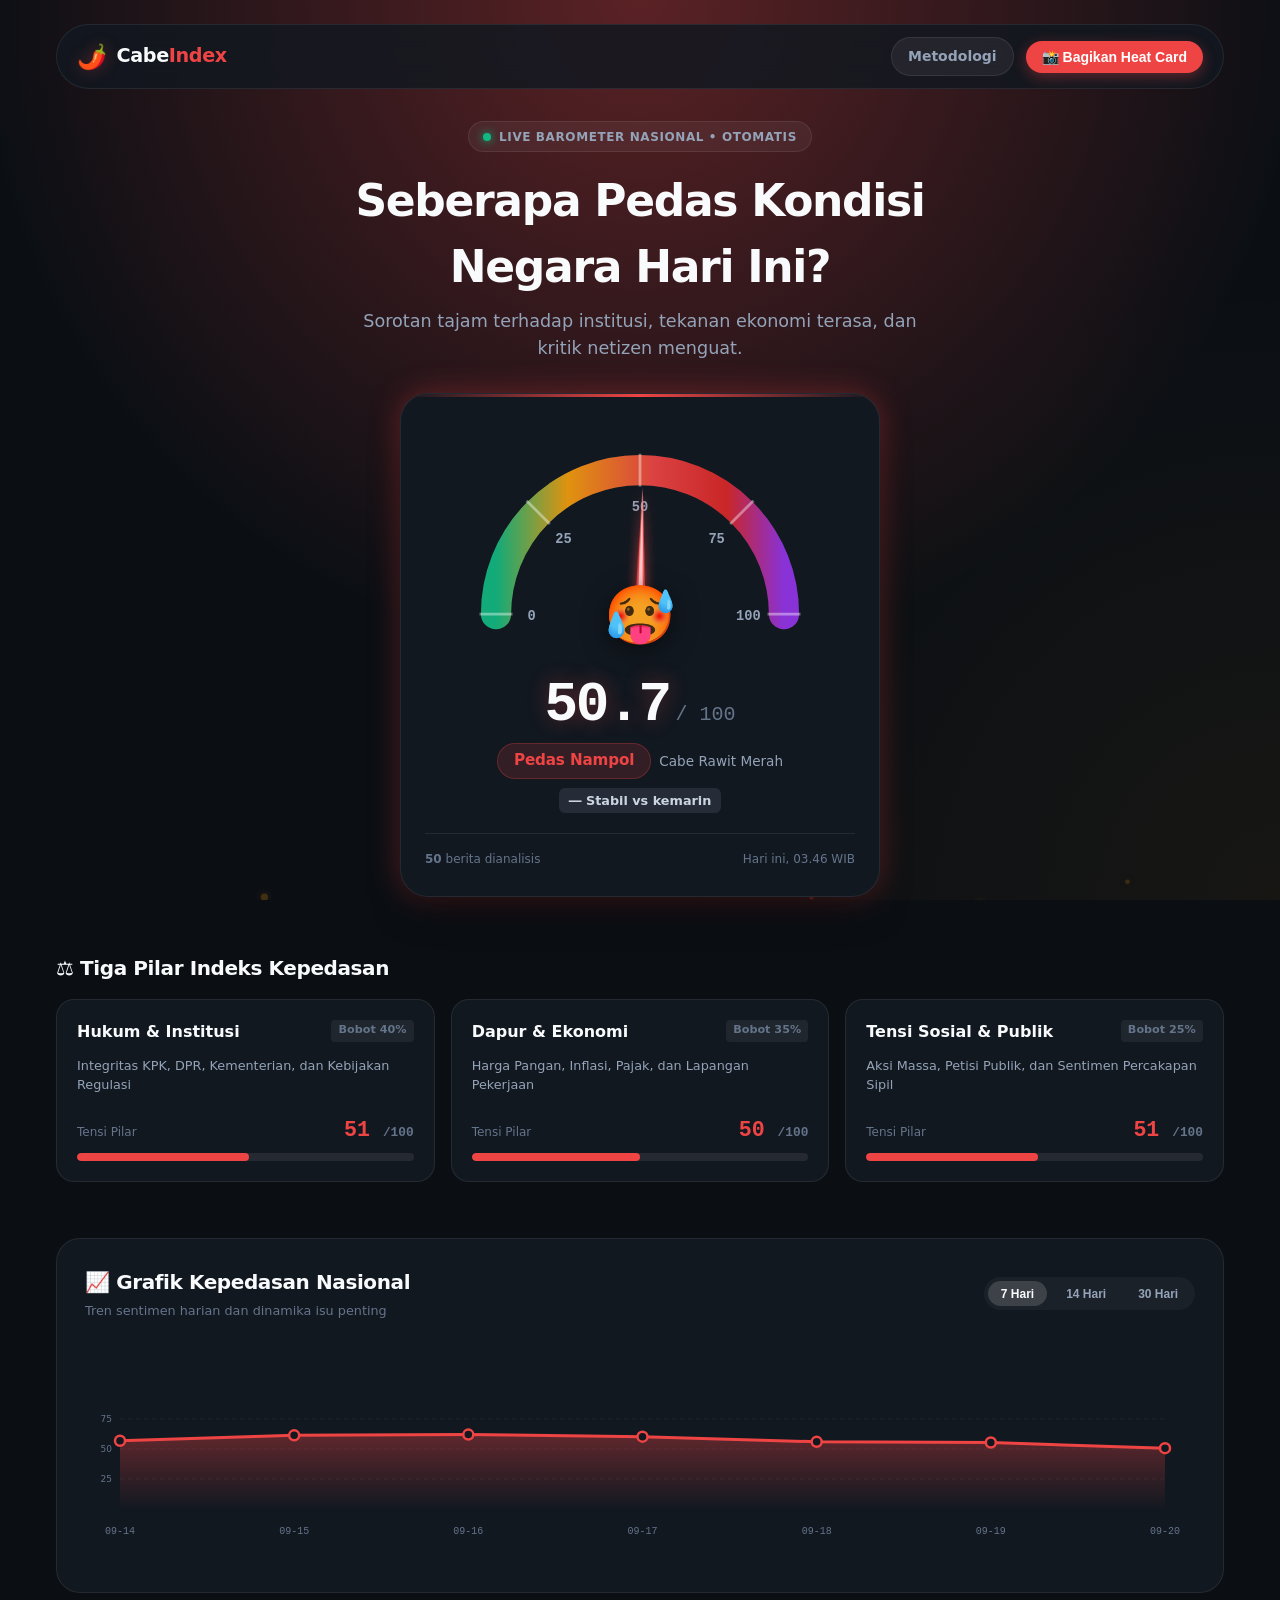
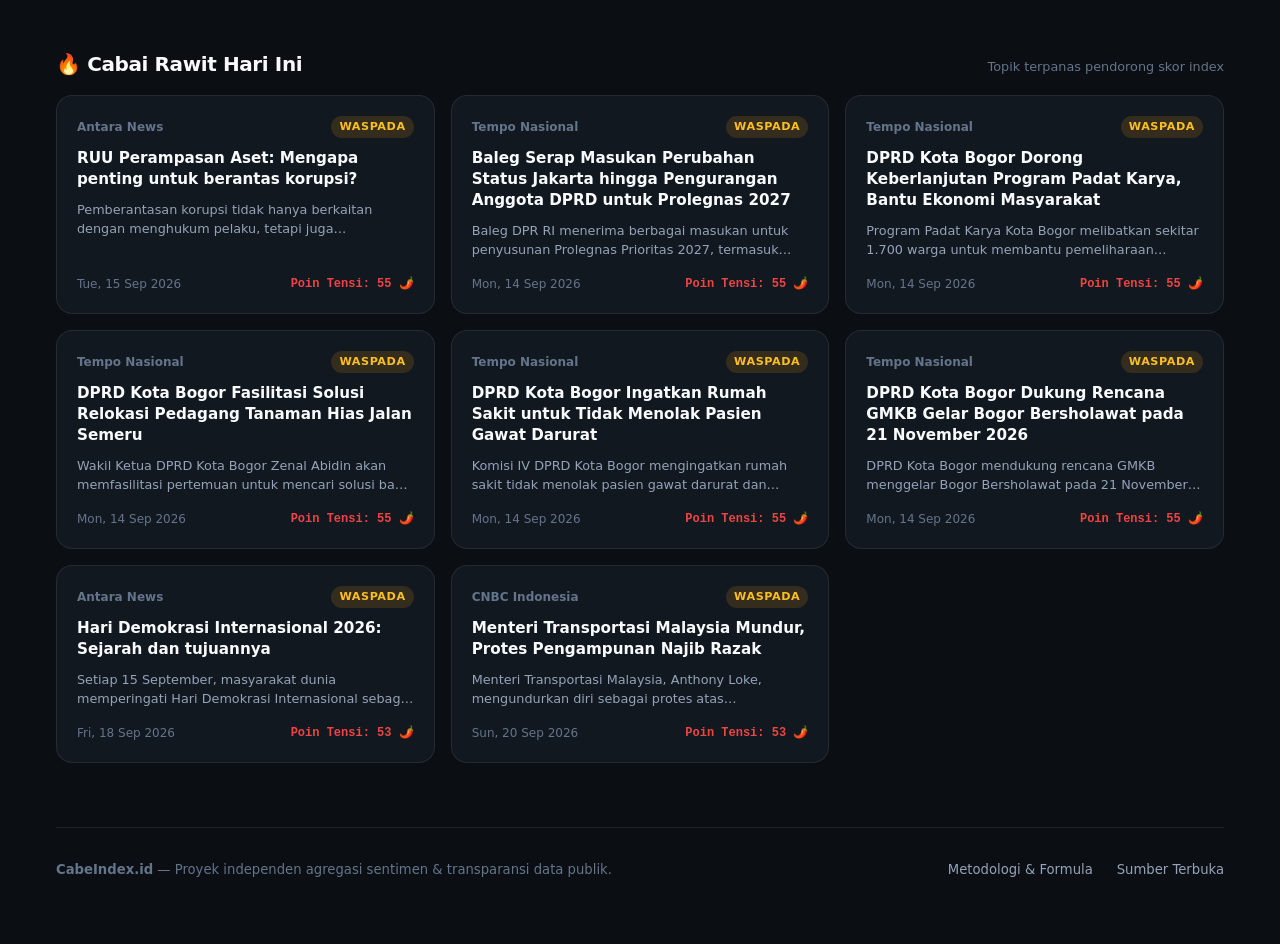
<file: index.html>
<!DOCTYPE html>
<html lang="id">
<head>
  <meta charset="UTF-8">
  <meta name="viewport" content="width=device-width, initial-scale=1.0">
  <title>CabeIndex — Barometer Tensi Politik & Kepercayaan Publik Indonesia</title>
  <meta name="description" content="Kondisi terkini sentimen politik dan public trust Indonesia yang dihitung otomatis dari arus berita nasional, divisualisasikan dalam skala kepedasan Scoville.">
  <link rel="icon" href="data:image/svg+xml,<svg xmlns=%22http://www.w3.org/2000/svg%22 viewBox=%220 0 100 100%22><text y=%22.9em%22 font-size=%2290%22>🌶️</text></svg>">
  <link rel="stylesheet" href="style.css">
</head>
<body>

  <!-- Ambient Particle Canvas for Heat & Embers -->
  <canvas id="particle-canvas"></canvas>

  <div class="app-wrapper">
    
    <!-- Top Navigation Bar -->
    <nav class="navbar">
      <a href="index.html" class="brand">
        <span class="brand-icon">🌶️</span>
        <span class="brand-title">Cabe<span>Index</span></span>
      </a>
      <div class="nav-actions">
        <a href="methodology.html" class="btn-secondary">Metodologi</a>
        <button id="open-share-btn" class="btn-primary">📸 Bagikan Heat Card</button>
      </div>
    </nav>

    <!-- Hero Section with Spiciness Odometer -->
    <header class="hero">
      <div class="live-badge">
        <span class="pulse-dot"></span>
        <span>Live Barometer Nasional • Otomatis</span>
      </div>

      <h1 class="hero-heading">Seberapa Pedas Kondisi Negara Hari Ini?</h1>
      <p class="hero-subtitle" id="hero-desc">Memantau tensi politik, dinamika ekonomi rakyat, dan kepercayaan publik secara objektif tanpa login.</p>

      <!-- The Odometer Tachometer Box -->
      <div class="odometer-container">
        
        <div class="gauge-wrapper">
          <!-- Dynamic SVG dial rendered by app.js -->
          <div id="gauge-container" style="width: 100%; height: 100%;"></div>

          <!-- Interactive Mascot Chili at Center Base -->
          <div class="mascot-chili">
            <span id="mascot-avatar" class="mascot-avatar">🌶️</span>
          </div>
        </div>

        <!-- Gauge Readout Numbers & Tier Pill -->
        <div class="gauge-stats">
          <div class="score-display">
            <span id="score-number" class="score-number">--.-</span>
            <span class="score-max">/ 100</span>
          </div>

          <div style="display: flex; align-items: center; gap: 0.5rem; flex-wrap: wrap; justify-content: center; margin-top: 0.25rem;">
            <span id="tier-pill" class="tier-pill">Memuat...</span>
            <span id="tier-chili-name" class="tier-chili-name">--</span>
          </div>

          <div id="delta-badge" class="delta-badge neutral">
            <span>― Menghitung perubahan...</span>
          </div>
        </div>

        <!-- Odometer Footer Stats -->
        <div class="odometer-footer">
          <span><strong id="articles-count">50</strong> berita dianalisis</span>
          <span id="last-updated">Diperbarui beberapa saat lalu</span>
        </div>

      </div>
    </header>

    <!-- Sub-Indices (The Three Pillars) -->
    <section class="section">
      <h2 class="section-title">⚖️ Tiga Pilar Indeks Kepedasan</h2>
      <div id="subindices-grid" class="subindices-grid">
        <!-- Injected dynamically by app.js -->
      </div>
    </section>

    <!-- Historical Trendline Chart -->
    <section class="trend-section">
      <div class="trend-header">
        <div>
          <h2 class="section-title" style="margin-bottom: 0.25rem;">📈 Grafik Kepedasan Nasional</h2>
          <p style="font-size: 0.8rem; color: var(--text-muted);">Tren sentimen harian dan dinamika isu penting</p>
        </div>
        <div class="trend-filters">
          <button class="filter-btn active" data-days="7">7 Hari</button>
          <button class="filter-btn" data-days="14">14 Hari</button>
          <button class="filter-btn" data-days="30">30 Hari</button>
        </div>
      </div>
      <div id="trend-chart-container" class="trend-chart-container">
        <!-- Injected dynamically by app.js -->
      </div>
    </section>

    <!-- Top News Drivers (Cabai Rawit Hari Ini) -->
    <section class="drivers-section">
      <div style="display: flex; justify-content: space-between; align-items: baseline; margin-bottom: 1rem;">
        <h2 class="section-title" style="margin-bottom: 0;">🔥 Cabai Rawit Hari Ini</h2>
        <span style="font-size: 0.8rem; color: var(--text-muted);">Topik terpanas pendorong skor index</span>
      </div>
      <div id="drivers-grid" class="drivers-grid">
        <!-- Injected dynamically by app.js -->
      </div>
    </section>

    <!-- Footer -->
    <footer class="footer">
      <div>
        <strong>CabeIndex.id</strong> — Proyek independen agregasi sentimen & transparansi data publik.
      </div>
      <div class="footer-links">
        <a href="methodology.html">Metodologi & Formula</a>
        <a href="https://github.com" target="_blank" rel="noopener noreferrer">Sumber Terbuka</a>
      </div>
    </footer>

  </div>

  <!-- Share Card Modal -->
  <div id="share-modal" class="modal-overlay">
    <div class="modal-content">
      <div class="modal-header">
        <h3 class="modal-title">Bagikan Kondisi Hari Ini</h3>
        <button id="close-modal-btn" class="close-btn">&times;</button>
      </div>
      
      <div class="card-preview-area">
        <canvas id="share-canvas"></canvas>
      </div>

      <div class="modal-actions">
        <button id="download-card-btn" class="btn-primary" style="flex: 1; justify-content: center;">⬇️ Unduh Gambar (HD)</button>
        <button id="copy-link-btn" class="btn-secondary" style="flex: 1; justify-content: center;">📋 Salin Teks</button>
      </div>
    </div>
  </div>

  <script src="app.js"></script>
</body>
</html>
</file>
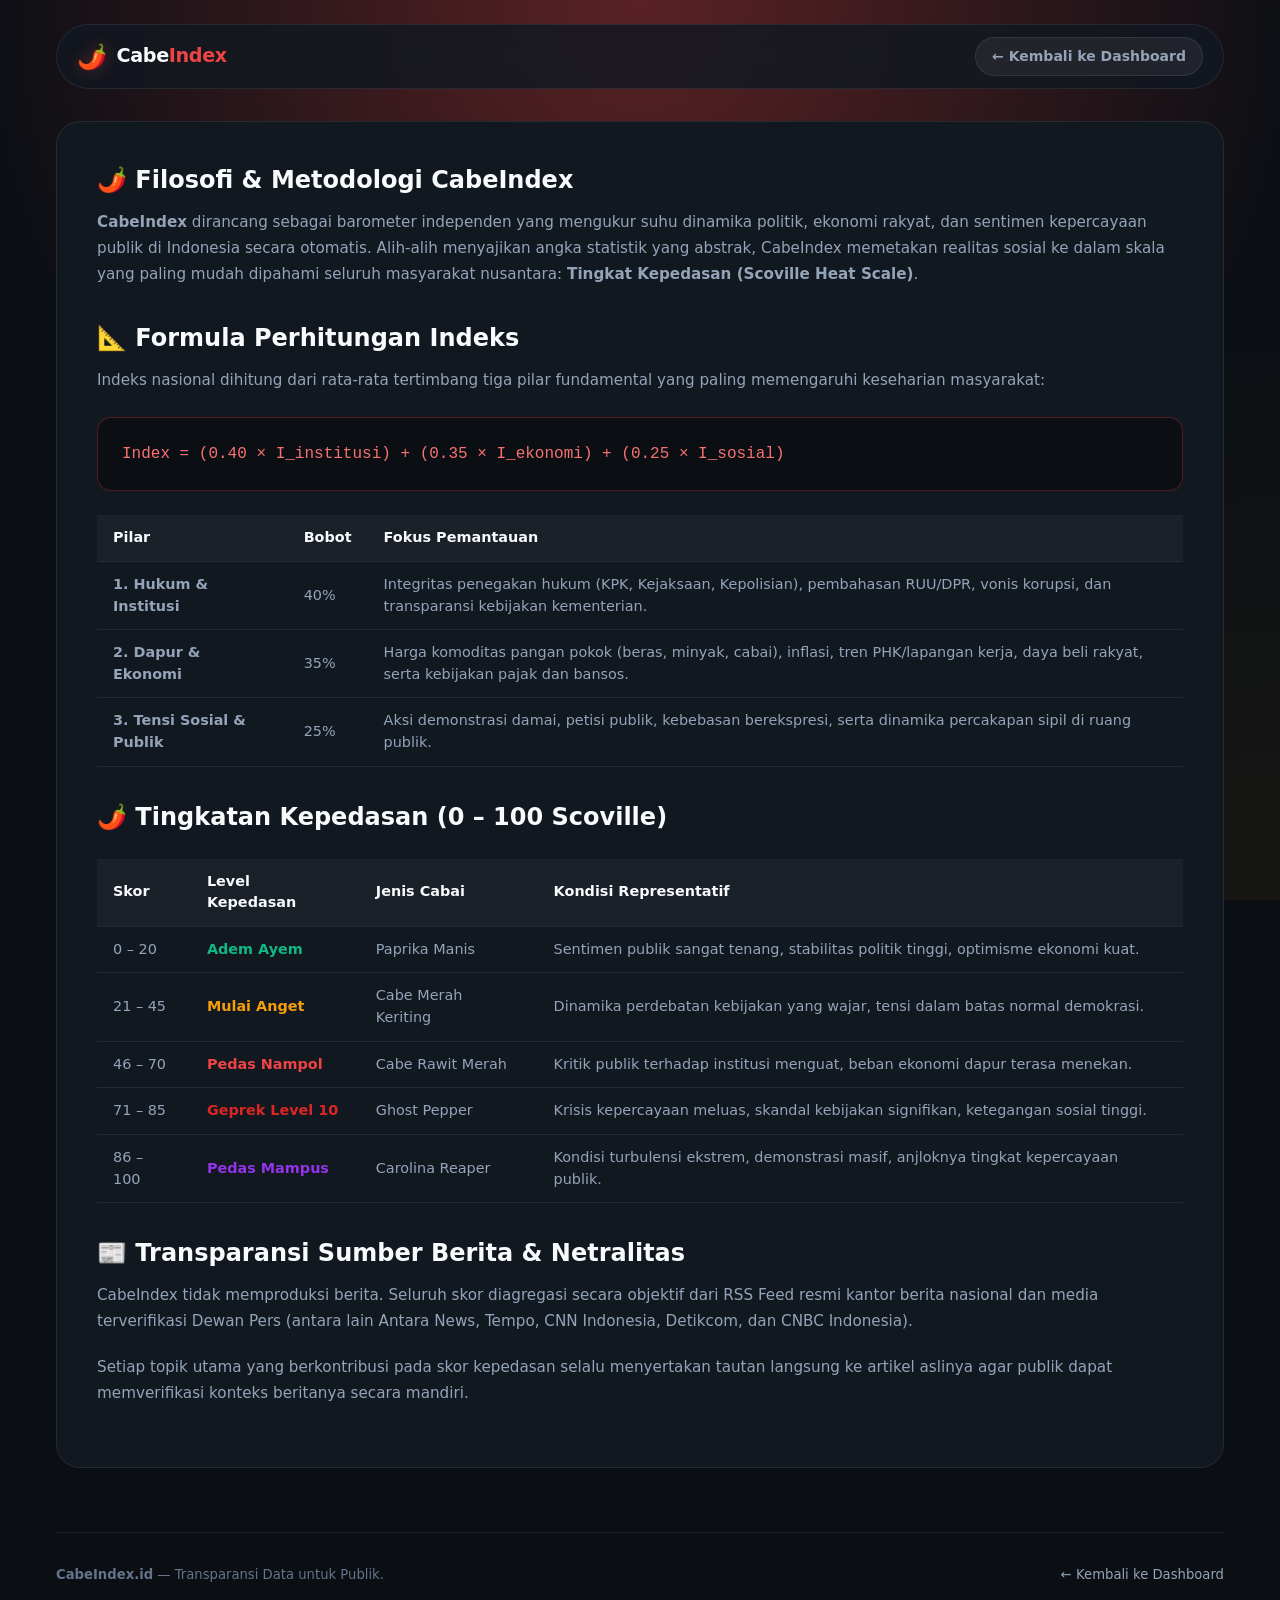
<file: methodology.html>
<!DOCTYPE html>
<html lang="id">
<head>
  <meta charset="UTF-8">
  <meta name="viewport" content="width=device-width, initial-scale=1.0">
  <title>Metodologi & Formula — CabeIndex</title>
  <link rel="icon" href="data:image/svg+xml,<svg xmlns=%22http://www.w3.org/2000/svg%22 viewBox=%220 0 100 100%22><text y=%22.9em%22 font-size=%2290%22>🌶️</text></svg>">
  <link rel="stylesheet" href="style.css">
  <style>
    .content-box {
      background: var(--bg-surface);
      border: 1px solid var(--border-subtle);
      border-radius: 24px;
      padding: 2.5rem;
      margin-bottom: 2.5rem;
    }
    .content-box h2 {
      font-size: 1.5rem;
      margin-top: 2rem;
      margin-bottom: 0.75rem;
      color: #f8fafc;
    }
    .content-box h2:first-child {
      margin-top: 0;
    }
    .content-box p {
      color: var(--text-secondary);
      font-size: 0.95rem;
      line-height: 1.7;
      margin-bottom: 1.25rem;
    }
    .formula-card {
      background: #0b0f14;
      border: 1px solid rgba(239, 68, 68, 0.3);
      border-radius: 14px;
      padding: 1.5rem;
      font-family: var(--font-mono);
      color: #f87171;
      font-size: 1rem;
      margin: 1.5rem 0;
      overflow-x: auto;
    }
    .table-container {
      overflow-x: auto;
      margin: 1.5rem 0;
    }
    table {
      width: 100%;
      border-collapse: collapse;
      font-size: 0.9rem;
    }
    th, td {
      padding: 0.75rem 1rem;
      text-align: left;
      border-bottom: 1px solid var(--border-subtle);
    }
    th {
      background: rgba(255, 255, 255, 0.04);
      color: #f8fafc;
    }
    td {
      color: var(--text-secondary);
    }
  </style>
</head>
<body>

  <div class="app-wrapper">
    <nav class="navbar">
      <a href="index.html" class="brand">
        <span class="brand-icon">🌶️</span>
        <span class="brand-title">Cabe<span>Index</span></span>
      </a>
      <div class="nav-actions">
        <a href="index.html" class="btn-secondary">← Kembali ke Dashboard</a>
      </div>
    </nav>

    <div class="content-box">
      <h2>🌶️ Filosofi & Metodologi CabeIndex</h2>
      <p>
        <strong>CabeIndex</strong> dirancang sebagai barometer independen yang mengukur suhu dinamika politik, ekonomi rakyat, dan sentimen kepercayaan publik di Indonesia secara otomatis. Alih-alih menyajikan angka statistik yang abstrak, CabeIndex memetakan realitas sosial ke dalam skala yang paling mudah dipahami seluruh masyarakat nusantara: <strong>Tingkat Kepedasan (Scoville Heat Scale)</strong>.
      </p>

      <h2>📐 Formula Perhitungan Indeks</h2>
      <p>
        Indeks nasional dihitung dari rata-rata tertimbang tiga pilar fundamental yang paling memengaruhi keseharian masyarakat:
      </p>

      <div class="formula-card">
        Index = (0.40 × I_institusi) + (0.35 × I_ekonomi) + (0.25 × I_sosial)
      </div>

      <div class="table-container">
        <table>
          <thead>
            <tr>
              <th>Pilar</th>
              <th>Bobot</th>
              <th>Fokus Pemantauan</th>
            </tr>
          </thead>
          <tbody>
            <tr>
              <td><strong>1. Hukum & Institusi</strong></td>
              <td>40%</td>
              <td>Integritas penegakan hukum (KPK, Kejaksaan, Kepolisian), pembahasan RUU/DPR, vonis korupsi, dan transparansi kebijakan kementerian.</td>
            </tr>
            <tr>
              <td><strong>2. Dapur & Ekonomi</strong></td>
              <td>35%</td>
              <td>Harga komoditas pangan pokok (beras, minyak, cabai), inflasi, tren PHK/lapangan kerja, daya beli rakyat, serta kebijakan pajak dan bansos.</td>
            </tr>
            <tr>
              <td><strong>3. Tensi Sosial & Publik</strong></td>
              <td>25%</td>
              <td>Aksi demonstrasi damai, petisi publik, kebebasan berekspresi, serta dinamika percakapan sipil di ruang publik.</td>
            </tr>
          </tbody>
        </table>
      </div>

      <h2>🌶️ Tingkatan Kepedasan (0 – 100 Scoville)</h2>
      <div class="table-container">
        <table>
          <thead>
            <tr>
              <th>Skor</th>
              <th>Level Kepedasan</th>
              <th>Jenis Cabai</th>
              <th>Kondisi Representatif</th>
            </tr>
          </thead>
          <tbody>
            <tr>
              <td>0 – 20</td>
              <td><span style="color:#10B981; font-weight:700;">Adem Ayem</span></td>
              <td>Paprika Manis</td>
              <td>Sentimen publik sangat tenang, stabilitas politik tinggi, optimisme ekonomi kuat.</td>
            </tr>
            <tr>
              <td>21 – 45</td>
              <td><span style="color:#F59E0B; font-weight:700;">Mulai Anget</span></td>
              <td>Cabe Merah Keriting</td>
              <td>Dinamika perdebatan kebijakan yang wajar, tensi dalam batas normal demokrasi.</td>
            </tr>
            <tr>
              <td>46 – 70</td>
              <td><span style="color:#EF4444; font-weight:700;">Pedas Nampol</span></td>
              <td>Cabe Rawit Merah</td>
              <td>Kritik publik terhadap institusi menguat, beban ekonomi dapur terasa menekan.</td>
            </tr>
            <tr>
              <td>71 – 85</td>
              <td><span style="color:#DC2626; font-weight:700;">Geprek Level 10</span></td>
              <td>Ghost Pepper</td>
              <td>Krisis kepercayaan meluas, skandal kebijakan signifikan, ketegangan sosial tinggi.</td>
            </tr>
            <tr>
              <td>86 – 100</td>
              <td><span style="color:#9333EA; font-weight:700;">Pedas Mampus</span></td>
              <td>Carolina Reaper</td>
              <td>Kondisi turbulensi ekstrem, demonstrasi masif, anjloknya tingkat kepercayaan publik.</td>
            </tr>
          </tbody>
        </table>
      </div>

      <h2>📰 Transparansi Sumber Berita & Netralitas</h2>
      <p>
        CabeIndex tidak memproduksi berita. Seluruh skor diagregasi secara objektif dari RSS Feed resmi kantor berita nasional dan media terverifikasi Dewan Pers (antara lain Antara News, Tempo, CNN Indonesia, Detikcom, dan CNBC Indonesia).
      </p>
      <p>
        Setiap topik utama yang berkontribusi pada skor kepedasan selalu menyertakan tautan langsung ke artikel aslinya agar publik dapat memverifikasi konteks beritanya secara mandiri.
      </p>
    </div>

    <footer class="footer">
      <div>
        <strong>CabeIndex.id</strong> — Transparansi Data untuk Publik.
      </div>
      <div class="footer-links">
        <a href="index.html">← Kembali ke Dashboard</a>
      </div>
    </footer>
  </div>

</body>
</html>
</file>
<file: style.css>
/* ==========================================================================
   CabeIndex Design System & Stylesheet
   Theme: Dark Cinematic Charcoal with Volcanic Chili Accents
   ========================================================================== */

:root {
  --bg-primary: #0b0f14;
  --bg-surface: #121820;
  --bg-surface-elevated: #1a222c;
  --bg-glass: rgba(18, 24, 32, 0.85);
  
  --text-primary: #f8fafc;
  --text-secondary: #94a3b8;
  --text-muted: #64748b;
  
  --border-subtle: rgba(255, 255, 255, 0.08);
  --border-glow: rgba(239, 68, 68, 0.25);
  
  /* Chili Heat Colors */
  --heat-adem: #10b981;       /* 0-20 */
  --heat-anget: #f59e0b;      /* 21-45 */
  --heat-nampol: #ef4444;     /* 46-70 */
  --heat-geprek: #dc2626;     /* 71-85 */
  --heat-mampus: #9333ea;     /* 86-100 */
  
  /* Current active accent (dynamically modified by JS) */
  --current-heat: #ef4444;
  --current-glow: rgba(239, 68, 68, 0.35);

  --font-sans: system-ui, -apple-system, BlinkMacSystemFont, 'Segoe UI', Roboto, Helvetica, Arial, sans-serif;
  --font-mono: ui-monospace, SFMono-Regular, Menlo, Monaco, Consolas, monospace;
}

* {
  box-sizing: border-box;
  margin: 0;
  padding: 0;
}

body {
  background-color: var(--bg-primary);
  color: var(--text-primary);
  font-family: var(--font-sans);
  line-height: 1.5;
  -webkit-font-smoothing: antialiased;
  min-height: 100vh;
  overflow-x: hidden;
  background-image: 
    radial-gradient(circle at 50% 0%, var(--current-glow) 0%, transparent 60%),
    radial-gradient(circle at 100% 100%, rgba(245, 158, 11, 0.05) 0%, transparent 40%);
  background-attachment: fixed;
  transition: background-image 0.8s ease;
}

/* Ambient Canvas for Smoke/Embers */
#particle-canvas {
  position: fixed;
  top: 0;
  left: 0;
  width: 100vw;
  height: 100vh;
  pointer-events: none;
  z-index: 1;
  opacity: 0.6;
}

.app-wrapper {
  position: relative;
  z-index: 2;
  max-width: 1200px;
  margin: 0 auto;
  padding: 1.5rem 1rem 4rem;
}

/* Header & Nav */
.navbar {
  display: flex;
  justify-content: space-between;
  align-items: center;
  padding: 0.75rem 1.25rem;
  background: var(--bg-glass);
  backdrop-filter: blur(12px);
  -webkit-backdrop-filter: blur(12px);
  border: 1px solid var(--border-subtle);
  border-radius: 9999px;
  margin-bottom: 2rem;
}

.brand {
  display: flex;
  align-items: center;
  gap: 0.6rem;
  text-decoration: none;
  color: var(--text-primary);
}

.brand-icon {
  font-size: 1.5rem;
  filter: drop-shadow(0 0 8px var(--current-glow));
}

.brand-title {
  font-size: 1.2rem;
  font-weight: 800;
  letter-spacing: -0.02em;
}

.brand-title span {
  color: var(--current-heat);
  transition: color 0.5s ease;
}

.nav-actions {
  display: flex;
  align-items: center;
  gap: 0.75rem;
}

.btn-secondary, .btn-primary {
  display: inline-flex;
  align-items: center;
  gap: 0.4rem;
  padding: 0.5rem 1rem;
  font-size: 0.875rem;
  font-weight: 600;
  border-radius: 9999px;
  text-decoration: none;
  cursor: pointer;
  transition: all 0.2s ease;
}

.btn-secondary {
  background: rgba(255, 255, 255, 0.06);
  color: var(--text-secondary);
  border: 1px solid var(--border-subtle);
}

.btn-secondary:hover {
  background: rgba(255, 255, 255, 0.12);
  color: var(--text-primary);
}

.btn-primary {
  background: var(--current-heat);
  color: #ffffff;
  border: none;
  box-shadow: 0 4px 14px var(--current-glow);
}

.btn-primary:hover {
  transform: translateY(-1px);
  filter: brightness(1.1);
}

/* Hero Section */
.hero {
  display: flex;
  flex-direction: column;
  align-items: center;
  text-align: center;
  margin-bottom: 3.5rem;
}

.live-badge {
  display: inline-flex;
  align-items: center;
  gap: 0.5rem;
  background: rgba(255, 255, 255, 0.05);
  border: 1px solid var(--border-subtle);
  padding: 0.35rem 0.9rem;
  border-radius: 9999px;
  font-size: 0.75rem;
  font-weight: 700;
  letter-spacing: 0.05em;
  text-transform: uppercase;
  color: var(--text-secondary);
  margin-bottom: 1rem;
}

.pulse-dot {
  width: 8px;
  height: 8px;
  background: #10b981;
  border-radius: 50%;
  box-shadow: 0 0 10px #10b981;
  animation: pulse 1.8s infinite;
}

@keyframes pulse {
  0% { transform: scale(0.95); box-shadow: 0 0 0 0 rgba(16, 185, 129, 0.7); }
  70% { transform: scale(1); box-shadow: 0 0 0 8px rgba(16, 185, 129, 0); }
  100% { transform: scale(0.95); box-shadow: 0 0 0 0 rgba(16, 185, 129, 0); }
}

.hero-heading {
  font-size: clamp(1.8rem, 4vw, 2.75rem);
  font-weight: 900;
  letter-spacing: -0.03em;
  max-width: 700px;
  margin-bottom: 0.5rem;
}

.hero-subtitle {
  color: var(--text-secondary);
  font-size: clamp(0.95rem, 2vw, 1.1rem);
  max-width: 580px;
  margin-bottom: 2rem;
}

/* ==========================================================================
   THE SPICINESS ODOMETER / GAUGE
   ========================================================================== */
.odometer-container {
  position: relative;
  width: 100%;
  max-width: 480px;
  background: var(--bg-surface);
  border: 1px solid var(--border-subtle);
  border-radius: 28px;
  padding: 2.2rem 1.5rem 1.75rem;
  box-shadow: 0 20px 40px -15px rgba(0, 0, 0, 0.6), 0 0 30px var(--current-glow);
  transition: box-shadow 0.6s ease;
  overflow: hidden;
}

.odometer-container::before {
  content: '';
  position: absolute;
  top: 0;
  left: 0;
  right: 0;
  height: 3px;
  background: linear-gradient(90deg, transparent, var(--current-heat), transparent);
}

.gauge-wrapper {
  position: relative;
  width: 100%;
  height: 240px;
  display: flex;
  justify-content: center;
  align-items: flex-end;
}

.gauge-svg {
  width: 100%;
  height: 100%;
  overflow: visible;
}

/* Gauge tracks and ticks */
.gauge-bg-track {
  stroke: rgba(255, 255, 255, 0.07);
  stroke-width: 22;
  fill: none;
  stroke-linecap: round;
}

.gauge-active-track {
  stroke-width: 22;
  fill: none;
  stroke-linecap: round;
  transition: stroke 0.6s ease;
}

/* Center Mascot Chili */
.mascot-chili {
  position: absolute;
  bottom: 25px;
  left: 50%;
  transform: translateX(-50%);
  display: flex;
  flex-direction: column;
  align-items: center;
  pointer-events: none;
}

.mascot-avatar {
  font-size: 3.6rem;
  line-height: 1;
  filter: drop-shadow(0 6px 12px rgba(0, 0, 0, 0.5));
  animation: floatMascot 3s ease-in-out infinite;
}

@keyframes floatMascot {
  0%, 100% { transform: translateY(0px) rotate(0deg); }
  50% { transform: translateY(-4px) rotate(2deg); }
}

/* Gauge Stats & Readout */
.gauge-stats {
  margin-top: 0.5rem;
  display: flex;
  flex-direction: column;
  align-items: center;
  gap: 0.35rem;
}

.score-display {
  display: flex;
  align-items: baseline;
  gap: 0.35rem;
}

.score-number {
  font-family: var(--font-mono);
  font-size: 3.5rem;
  font-weight: 900;
  line-height: 1;
  color: var(--text-primary);
  letter-spacing: -0.04em;
  text-shadow: 0 0 20px var(--current-glow);
}

.score-max {
  color: var(--text-muted);
  font-size: 1.25rem;
  font-family: var(--font-mono);
}

.tier-pill {
  display: inline-flex;
  align-items: center;
  gap: 0.4rem;
  padding: 0.35rem 1rem;
  border-radius: 9999px;
  font-size: 0.95rem;
  font-weight: 800;
  letter-spacing: -0.01em;
  transition: all 0.3s ease;
}

.tier-chili-name {
  font-size: 0.85rem;
  color: var(--text-secondary);
}

.delta-badge {
  display: inline-flex;
  align-items: center;
  gap: 0.3rem;
  font-size: 0.8rem;
  font-weight: 700;
  padding: 0.2rem 0.6rem;
  border-radius: 6px;
  margin-top: 0.2rem;
}

.delta-badge.up {
  background: rgba(239, 68, 68, 0.15);
  color: #f87171;
}

.delta-badge.down {
  background: rgba(16, 185, 129, 0.15);
  color: #34d399;
}

.delta-badge.neutral {
  background: rgba(148, 163, 184, 0.15);
  color: #cbd5e1;
}

.odometer-footer {
  margin-top: 1.25rem;
  padding-top: 1rem;
  border-top: 1px solid var(--border-subtle);
  display: flex;
  justify-content: space-between;
  align-items: center;
  font-size: 0.75rem;
  color: var(--text-muted);
}

/* ==========================================================================
   SUB-INDICES / THREE PILLARS
   ========================================================================== */
.section-title {
  font-size: 1.25rem;
  font-weight: 800;
  letter-spacing: -0.02em;
  margin-bottom: 1rem;
  display: flex;
  align-items: center;
  gap: 0.5rem;
}

.subindices-grid {
  display: grid;
  grid-template-columns: repeat(auto-fit, minmax(280px, 1fr));
  gap: 1rem;
  margin-bottom: 3.5rem;
}

.subindex-card {
  background: var(--bg-surface);
  border: 1px solid var(--border-subtle);
  border-radius: 18px;
  padding: 1.25rem;
  display: flex;
  flex-direction: column;
  justify-content: space-between;
  transition: transform 0.2s ease, border-color 0.2s ease;
}

.subindex-card:hover {
  transform: translateY(-3px);
  border-color: rgba(255, 255, 255, 0.15);
}

.subindex-header {
  display: flex;
  justify-content: space-between;
  align-items: flex-start;
  margin-bottom: 0.75rem;
}

.subindex-name {
  font-size: 1rem;
  font-weight: 700;
  color: var(--text-primary);
}

.subindex-weight {
  font-size: 0.7rem;
  font-weight: 700;
  padding: 0.15rem 0.45rem;
  border-radius: 4px;
  background: rgba(255, 255, 255, 0.06);
  color: var(--text-muted);
}

.subindex-desc {
  font-size: 0.8rem;
  color: var(--text-secondary);
  margin-bottom: 1.25rem;
  min-height: 2.4rem;
}

.subindex-meter-wrapper {
  margin-top: auto;
}

.subindex-meter-info {
  display: flex;
  justify-content: space-between;
  align-items: baseline;
  margin-bottom: 0.4rem;
}

.subindex-score {
  font-family: var(--font-mono);
  font-weight: 800;
  font-size: 1.35rem;
}

.subindex-bar-track {
  width: 100%;
  height: 8px;
  background: rgba(255, 255, 255, 0.08);
  border-radius: 9999px;
  overflow: hidden;
}

.subindex-bar-fill {
  height: 100%;
  border-radius: 9999px;
  transition: width 1s cubic-bezier(0.34, 1.56, 0.64, 1);
}

/* ==========================================================================
   TRENDLINE SECTION
   ========================================================================== */
.trend-section {
  background: var(--bg-surface);
  border: 1px solid var(--border-subtle);
  border-radius: 24px;
  padding: 1.75rem;
  margin-bottom: 3.5rem;
}

.trend-header {
  display: flex;
  flex-wrap: wrap;
  justify-content: space-between;
  align-items: center;
  gap: 1rem;
  margin-bottom: 1.5rem;
}

.trend-filters {
  display: flex;
  gap: 0.4rem;
  background: rgba(255, 255, 255, 0.04);
  padding: 0.25rem;
  border-radius: 9999px;
}

.filter-btn {
  background: none;
  border: none;
  color: var(--text-secondary);
  font-size: 0.75rem;
  font-weight: 700;
  padding: 0.35rem 0.8rem;
  border-radius: 9999px;
  cursor: pointer;
  transition: all 0.2s ease;
}

.filter-btn.active {
  background: rgba(255, 255, 255, 0.15);
  color: var(--text-primary);
}

.trend-chart-container {
  width: 100%;
  height: 220px;
  position: relative;
}

.trend-chart-svg {
  width: 100%;
  height: 100%;
  overflow: visible;
}

.chart-tooltip {
  position: absolute;
  padding: 0.5rem 0.75rem;
  background: #1e293b;
  border: 1px solid var(--border-subtle);
  border-radius: 8px;
  font-size: 0.75rem;
  pointer-events: none;
  opacity: 0;
  transition: opacity 0.2s ease;
  z-index: 10;
  box-shadow: 0 10px 20px rgba(0, 0, 0, 0.4);
}

/* ==========================================================================
   CABAI RAWIT HARI INI (NEWS DRIVERS FEED)
   ========================================================================== */
.drivers-section {
  margin-bottom: 3.5rem;
}

.drivers-grid {
  display: grid;
  grid-template-columns: repeat(auto-fill, minmax(320px, 1fr));
  gap: 1rem;
}

.driver-card {
  background: var(--bg-surface);
  border: 1px solid var(--border-subtle);
  border-radius: 16px;
  padding: 1.25rem;
  display: flex;
  flex-direction: column;
  text-decoration: none;
  color: inherit;
  transition: transform 0.2s ease, border-color 0.2s ease, box-shadow 0.2s ease;
}

.driver-card:hover {
  transform: translateY(-2px);
  border-color: rgba(255, 255, 255, 0.2);
  box-shadow: 0 10px 25px -10px rgba(0, 0, 0, 0.5);
}

.driver-card-header {
  display: flex;
  justify-content: space-between;
  align-items: center;
  margin-bottom: 0.6rem;
  font-size: 0.75rem;
}

.driver-source {
  font-weight: 700;
  color: var(--text-muted);
}

.driver-sentiment {
  display: inline-flex;
  align-items: center;
  gap: 0.3rem;
  padding: 0.15rem 0.5rem;
  border-radius: 9999px;
  font-size: 0.7rem;
  font-weight: 700;
  text-transform: uppercase;
  letter-spacing: 0.05em;
}

.sentiment-kritis {
  background: rgba(239, 68, 68, 0.15);
  color: #f87171;
}

.sentiment-waspada {
  background: rgba(245, 158, 11, 0.15);
  color: #fbbf24;
}

.sentiment-netral {
  background: rgba(148, 163, 184, 0.15);
  color: #94a3b8;
}

.sentiment-positif {
  background: rgba(16, 185, 129, 0.15);
  color: #34d399;
}

.driver-title {
  font-size: 0.95rem;
  font-weight: 700;
  line-height: 1.4;
  margin-bottom: 0.6rem;
  color: var(--text-primary);
}

.driver-snippet {
  font-size: 0.8rem;
  color: var(--text-secondary);
  line-height: 1.5;
  margin-bottom: 1rem;
  display: -webkit-box;
  -webkit-line-clamp: 2;
  -webkit-box-orient: vertical;
  overflow: hidden;
}

.driver-footer {
  margin-top: auto;
  display: flex;
  justify-content: space-between;
  align-items: center;
  font-size: 0.75rem;
  color: var(--text-muted);
}

.heat-badge {
  font-family: var(--font-mono);
  font-weight: 700;
  color: var(--current-heat);
}

/* ==========================================================================
   SHARE CARD MODAL
   ========================================================================== */
.modal-overlay {
  position: fixed;
  top: 0;
  left: 0;
  width: 100vw;
  height: 100vh;
  background: rgba(0, 0, 0, 0.85);
  backdrop-filter: blur(8px);
  z-index: 999;
  display: flex;
  align-items: center;
  justify-content: center;
  padding: 1rem;
  opacity: 0;
  pointer-events: none;
  transition: opacity 0.25s ease;
}

.modal-overlay.active {
  opacity: 1;
  pointer-events: auto;
}

.modal-content {
  background: var(--bg-surface);
  border: 1px solid var(--border-subtle);
  border-radius: 20px;
  max-width: 460px;
  max-height: 92vh;
  width: 100%;
  padding: 1.5rem;
  display: flex;
  flex-direction: column;
  gap: 1rem;
  box-shadow: 0 25px 50px -12px rgba(0, 0, 0, 0.9);
  overflow-y: auto;
}

.modal-header {
  display: flex;
  justify-content: space-between;
  align-items: center;
}

.modal-title {
  font-size: 1.15rem;
  font-weight: 800;
}

.close-btn {
  background: none;
  border: none;
  color: var(--text-muted);
  font-size: 1.5rem;
  cursor: pointer;
}

.card-preview-area {
  width: 100%;
  background: #000;
  border-radius: 12px;
  overflow: hidden;
  display: flex;
  justify-content: center;
  align-items: center;
  padding: 0.5rem;
}

#share-canvas {
  width: 100%;
  max-width: 380px;
  height: auto;
  border-radius: 10px;
  max-height: 520px;
  object-fit: contain;
  box-shadow: 0 8px 24px rgba(0, 0, 0, 0.6);
}

.modal-actions {
  display: flex;
  gap: 0.75rem;
}

/* Footer */
.footer {
  margin-top: 4rem;
  padding-top: 2rem;
  border-top: 1px solid var(--border-subtle);
  display: flex;
  flex-wrap: wrap;
  justify-content: space-between;
  align-items: center;
  gap: 1rem;
  font-size: 0.825rem;
  color: var(--text-muted);
}

.footer-links {
  display: flex;
  gap: 1.5rem;
}

.footer-links a {
  color: var(--text-secondary);
  text-decoration: none;
  transition: color 0.2s ease;
}

.footer-links a:hover {
  color: var(--text-primary);
}

/* Responsive adjustments */
@media (max-width: 640px) {
  .odometer-container {
    padding: 1.5rem 1rem;
  }
  .score-number {
    font-size: 2.75rem;
  }
  .navbar {
    padding: 0.6rem 0.9rem;
  }
  .btn-secondary {
    display: none;
  }
}
</file>
